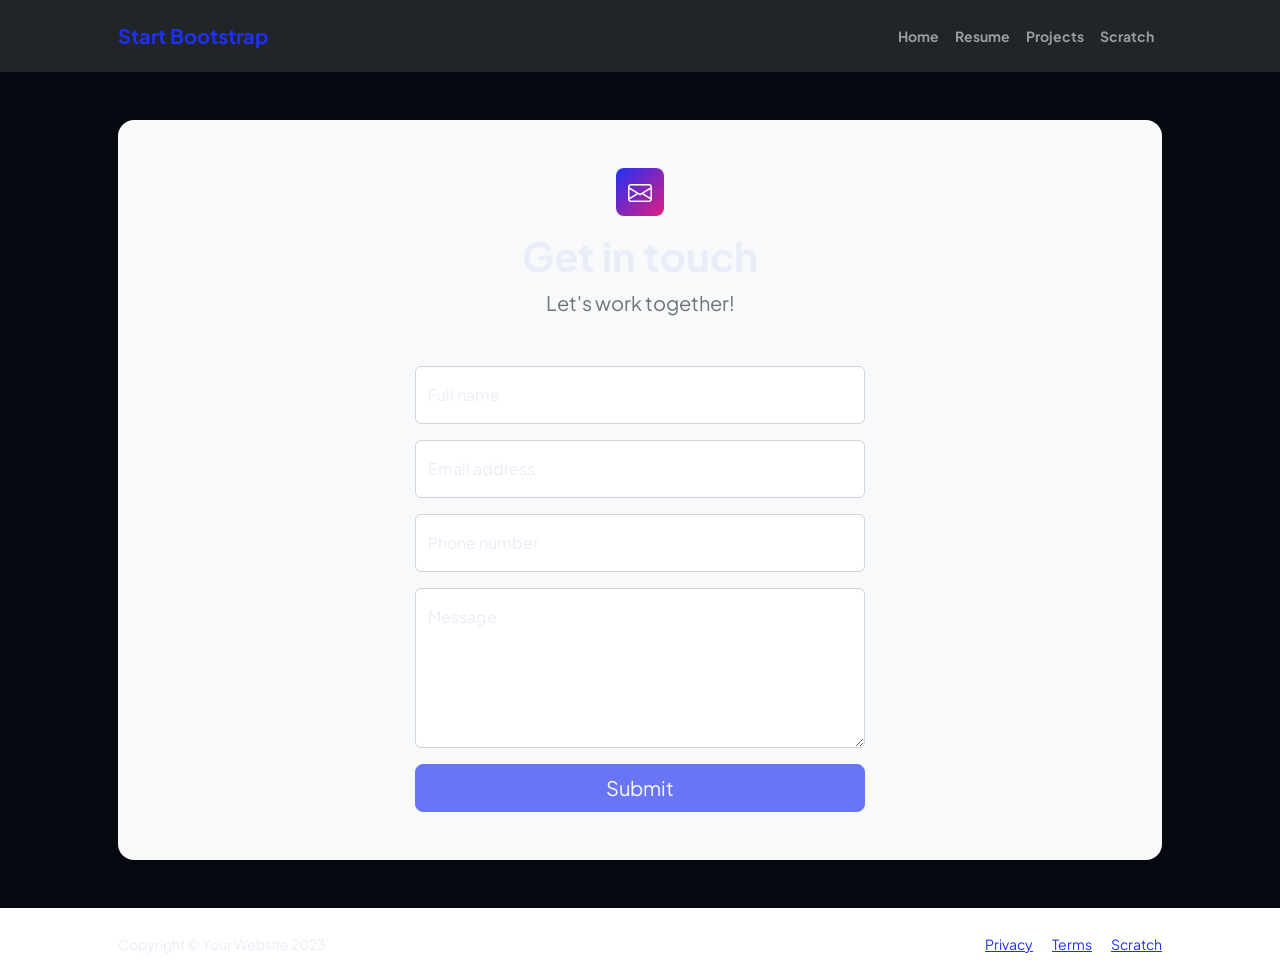
<file: contact.html>
<!DOCTYPE html>
<html lang="en">
    <head>
        <meta charset="utf-8" />
        <meta name="viewport" content="width=device-width, initial-scale=1, shrink-to-fit=no" />
        <meta name="description" content />
        <meta name="author" content />
        <title>Modern Business - Start Bootstrap Template</title>
        <!-- Favicon-->
        <link rel="icon" type="image/x-icon" href="assets/favicon.ico" />
        <!-- Custom Google font-->
        <link rel="preconnect" href="https://fonts.googleapis.com" />
        <link rel="preconnect" href="https://fonts.gstatic.com" crossorigin />
        <link href="https://fonts.googleapis.com/css2?family=Plus+Jakarta+Sans:wght@100;200;300;400;500;600;700;800;900&amp;display=swap" rel="stylesheet" />
        <!-- Bootstrap icons-->
        <link href="https://cdn.jsdelivr.net/npm/bootstrap-icons@1.8.1/font/bootstrap-icons.css" rel="stylesheet" />
        <!-- Core theme CSS (includes Bootstrap)-->
        <link href="css/styles.css" rel="stylesheet" />
    </head>
    <body class="d-flex flex-column">
        <main class="flex-shrink-0">
            <!-- Navigation-->
            <nav class="navbar navbar-expand-lg navbar-dark bg-dark py-3">
                <div class="container px-5">
                    <a class="navbar-brand" href="index.html"><span class="fw-bolder text-primary">Start Bootstrap</span></a>
                    <button class="navbar-toggler" type="button" data-bs-toggle="collapse" data-bs-target="#navbarSupportedContent" aria-controls="navbarSupportedContent" aria-expanded="false" aria-label="Toggle navigation"><span class="navbar-toggler-icon"></span></button>
                    <div class="collapse navbar-collapse" id="navbarSupportedContent">
                        <ul class="navbar-nav ms-auto mb-2 mb-lg-0 small fw-bolder">
                            <li class="nav-item"><a class="nav-link" href="index.html">Home</a></li>
                            <li class="nav-item"><a class="nav-link" href="resume.html">Resume</a></li>
                            <li class="nav-item"><a class="nav-link" href="projects.html">Projects</a></li>
                            <li class="nav-item"><a class="nav-link" href="scratch.html">Scratch</a></li>
                        </ul>
                    </div>
                </div>
            </nav>
            <!-- Page content-->
            <section class="py-5">
                <div class="container px-5">
                    <!-- Contact form-->
                    <div class="bg-light rounded-4 py-5 px-4 px-md-5">
                        <div class="text-center mb-5">
                            <div class="feature bg-primary bg-gradient-primary-to-secondary text-white rounded-3 mb-3"><i class="bi bi-envelope"></i></div>
                            <h1 class="fw-bolder">Get in touch</h1>
                            <p class="lead fw-normal text-muted mb-0">Let's work together!</p>
                        </div>
                        <div class="row gx-5 justify-content-center">
                            <div class="col-lg-8 col-xl-6">
                                <!-- * * * * * * * * * * * * * * *-->
                                <!-- * * SB Forms Contact Form * *-->
                                <!-- * * * * * * * * * * * * * * *-->
                                <!-- This form is pre-integrated with SB Forms.-->
                                <!-- To make this form functional, sign up at-->
                                <!-- https://startbootstrap.com/solution/contact-forms-->
                                <!-- to get an API token!-->
                                <form id="contactForm" data-sb-form-api-token="API_TOKEN">
                                    <!-- Name input-->
                                    <div class="form-floating mb-3">
                                        <input class="form-control" id="name" type="text" placeholder="Enter your name..." data-sb-validations="required" />
                                        <label for="name">Full name</label>
                                        <div class="invalid-feedback" data-sb-feedback="name:required">A name is required.</div>
                                    </div>
                                    <!-- Email address input-->
                                    <div class="form-floating mb-3">
                                        <input class="form-control" id="email" type="email" placeholder="name@example.com" data-sb-validations="required,email" />
                                        <label for="email">Email address</label>
                                        <div class="invalid-feedback" data-sb-feedback="email:required">An email is required.</div>
                                        <div class="invalid-feedback" data-sb-feedback="email:email">Email is not valid.</div>
                                    </div>
                                    <!-- Phone number input-->
                                    <div class="form-floating mb-3">
                                        <input class="form-control" id="phone" type="tel" placeholder="(123) 456-7890" data-sb-validations="required" />
                                        <label for="phone">Phone number</label>
                                        <div class="invalid-feedback" data-sb-feedback="phone:required">A phone number is required.</div>
                                    </div>
                                    <!-- Message input-->
                                    <div class="form-floating mb-3">
                                        <textarea class="form-control" id="message" type="text" placeholder="Enter your message here..." style="height: 10rem" data-sb-validations="required"></textarea>
                                        <label for="message">Message</label>
                                        <div class="invalid-feedback" data-sb-feedback="message:required">A message is required.</div>
                                    </div>
                                    <!-- Submit success message-->
                                    <!---->
                                    <!-- This is what your users will see when the form-->
                                    <!-- has successfully submitted-->
                                    <div class="d-none" id="submitSuccessMessage">
                                        <div class="text-center mb-3">
                                            <div class="fw-bolder">Form submission successful!</div>
                                            To activate this form, sign up at
                                            <br />
                                            <a href="https://startbootstrap.com/solution/contact-forms">https://startbootstrap.com/solution/contact-forms</a>
                                        </div>
                                    </div>
                                    <!-- Submit error message-->
                                    <!---->
                                    <!-- This is what your users will see when there is-->
                                    <!-- an error submitting the form-->
                                    <div class="d-none" id="submitErrorMessage"><div class="text-center text-danger mb-3">Error sending message!</div></div>
                                    <!-- Submit Button-->
                                    <div class="d-grid"><button class="btn btn-primary btn-lg disabled" id="submitButton" type="submit">Submit</button></div>
                                </form>
                            </div>
                        </div>
                    </div>
                </div>
            </section>
        </main>
        <!-- Footer-->
        <footer class="bg-white py-4 mt-auto">
            <div class="container px-5">
                <div class="row align-items-center justify-content-between flex-column flex-sm-row">
                    <div class="col-auto"><div class="small m-0">Copyright &copy; Your Website 2023</div></div>
                    <div class="col-auto">
                        <a class="small" href="#!">Privacy</a>
                        <span class="mx-1">&middot;</span>
                        <a class="small" href="#!">Terms</a>
                        <span class="mx-1">&middot;</span>
                        <a class="small" href="#!">Scratch</a>
                    </div>
                </div>
            </div>
        </footer>
        <!-- Bootstrap core JS-->
        <script src="https://cdn.jsdelivr.net/npm/bootstrap@5.2.3/dist/js/bootstrap.bundle.min.js"></script>
        <!-- Core theme JS-->
        <script src="js/scripts.js"></script>
        <!-- * * * * * * * * * * * * * * * * * * * * * * * * * * * * * * * * * * * * * * * *-->
        <!-- * *                               SB Forms JS                               * *-->
        <!-- * * Activate your form at https://startbootstrap.com/solution/contact-forms * *-->
        <!-- * * * * * * * * * * * * * * * * * * * * * * * * * * * * * * * * * * * * * * * *-->
        <script src="https://cdn.startbootstrap.com/sb-forms-latest.js"></script>
    </body>
</html>
</file>
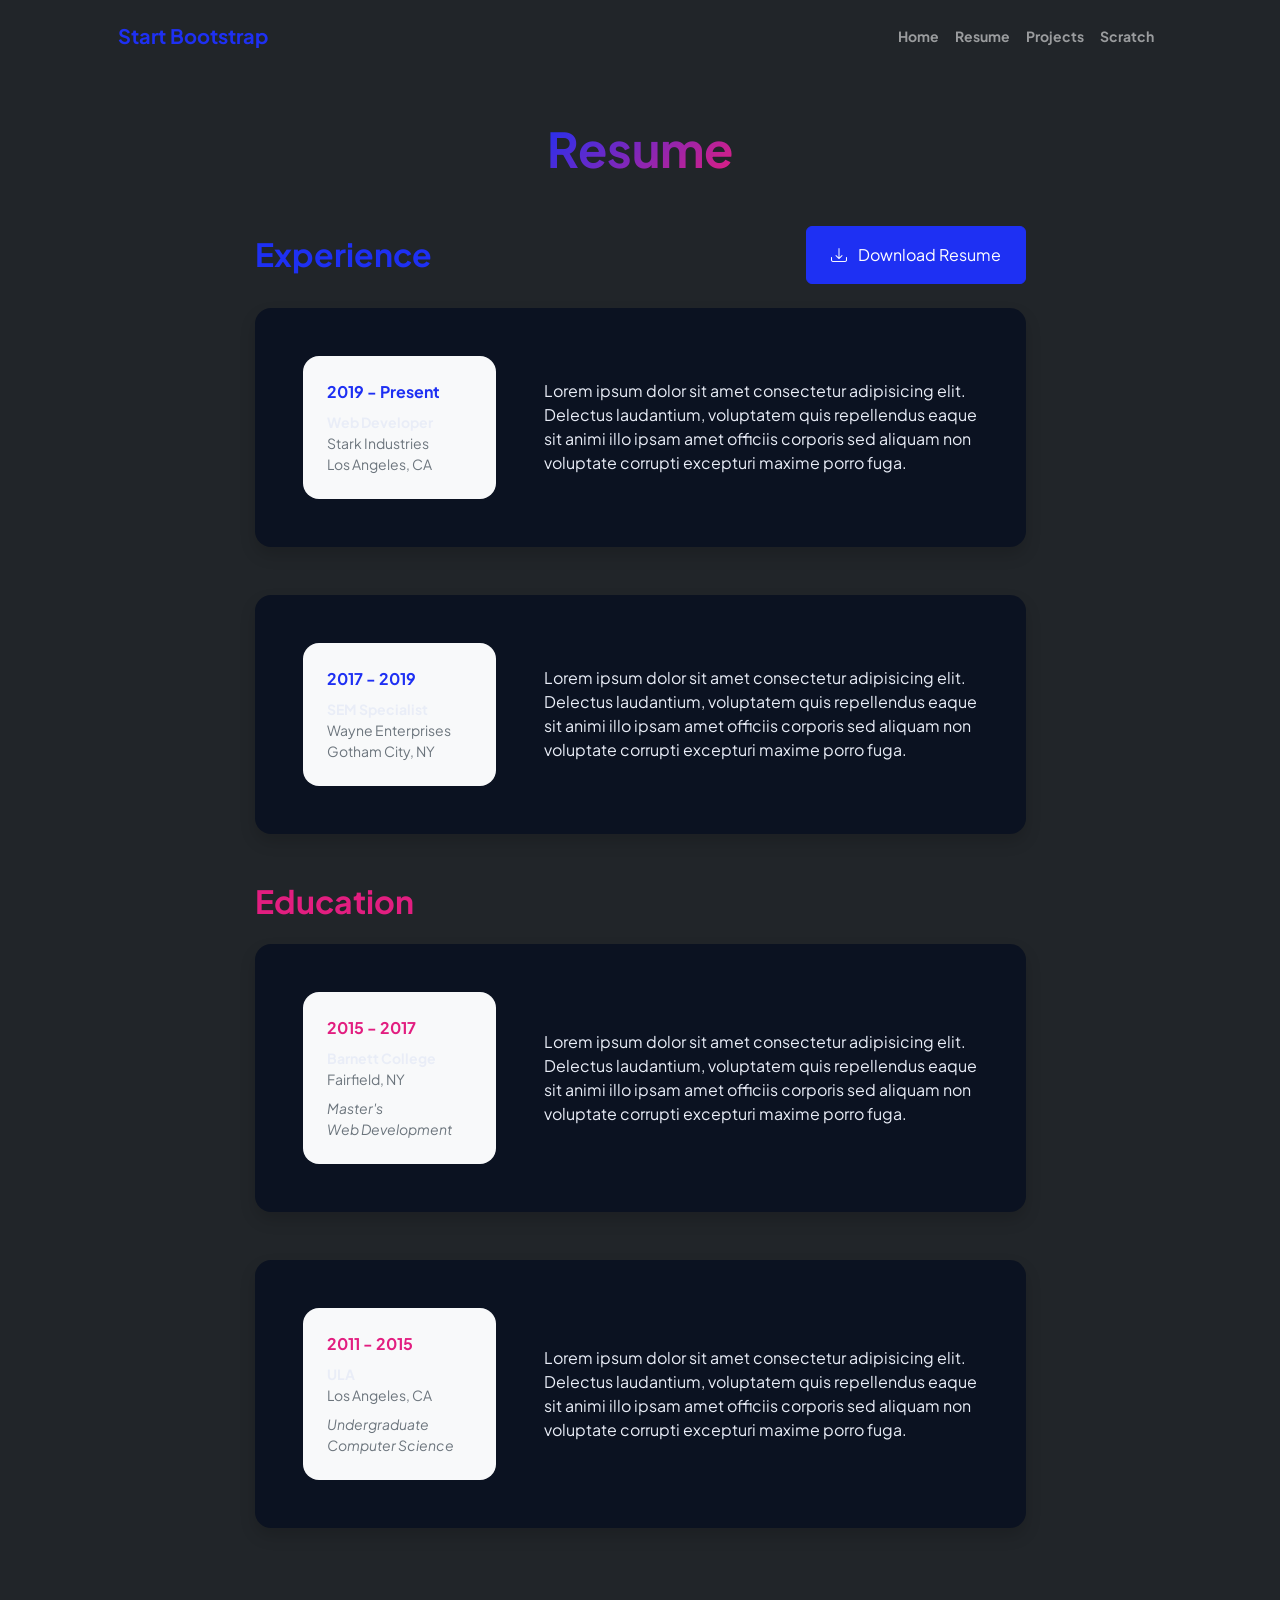
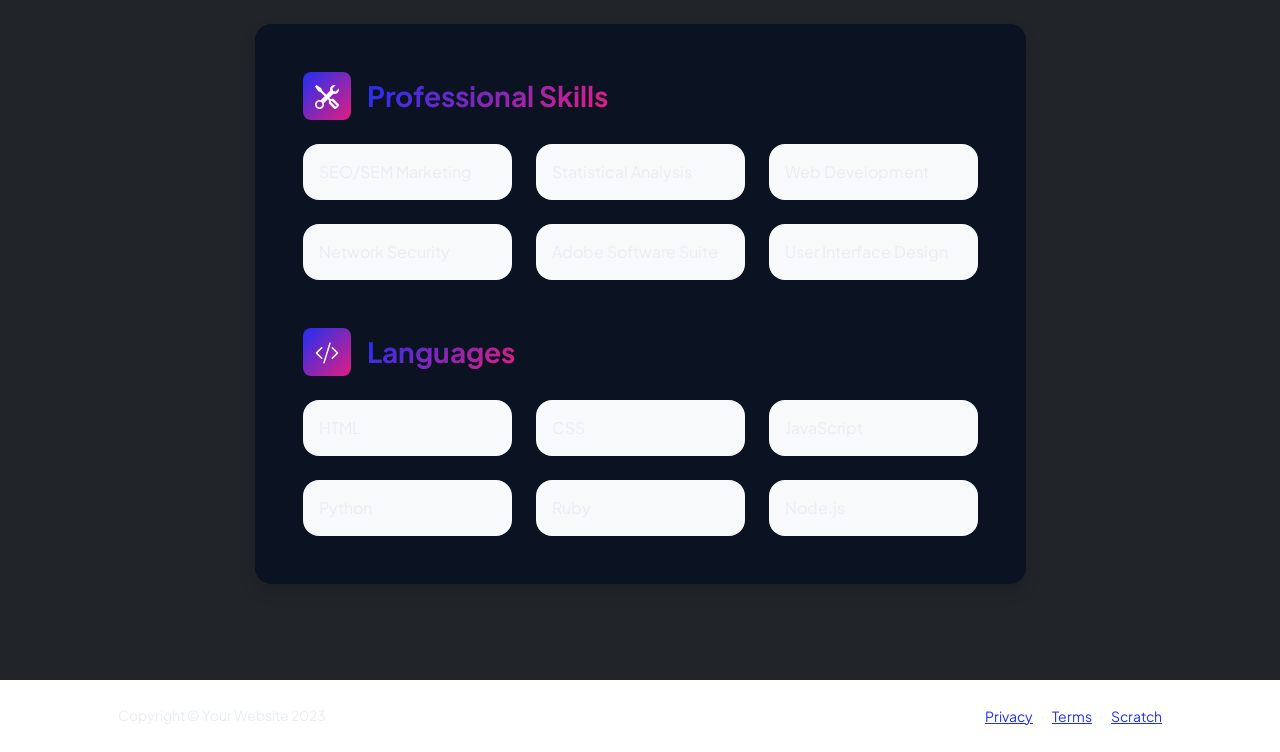
<file: resume.html>
<!DOCTYPE html>
<html lang="en">
    <head>
        <meta charset="utf-8" />
        <meta name="viewport" content="width=device-width, initial-scale=1, shrink-to-fit=no" />
        <meta name="description" content="" />
        <meta name="author" content="" />
        <title>Personal - Start Bootstrap Template</title>
        <!-- Favicon-->
        <link rel="icon" type="image/x-icon" href="assets/favicon.ico" />
        <!-- Custom Google font-->
        <link rel="preconnect" href="https://fonts.googleapis.com" />
        <link rel="preconnect" href="https://fonts.gstatic.com" crossorigin />
        <link href="https://fonts.googleapis.com/css2?family=Plus+Jakarta+Sans:wght@100;200;300;400;500;600;700;800;900&amp;display=swap" rel="stylesheet" />
        <!-- Bootstrap icons-->
        <link href="https://cdn.jsdelivr.net/npm/bootstrap-icons@1.8.1/font/bootstrap-icons.css" rel="stylesheet" />
        <!-- Core theme CSS (includes Bootstrap)-->
        <link href="css/styles.css" rel="stylesheet" />
    </head>
    <body class="d-flex flex-column h-100 bg-dark">
        <main class="flex-shrink-0">
            <!-- Navigation-->
            <nav class="navbar navbar-expand-lg navbar-dark bg-dark py-3">
                <div class="container px-5">
                    <a class="navbar-brand" href="index.html"><span class="fw-bolder text-primary">Start Bootstrap</span></a>
                    <button class="navbar-toggler" type="button" data-bs-toggle="collapse" data-bs-target="#navbarSupportedContent" aria-controls="navbarSupportedContent" aria-expanded="false" aria-label="Toggle navigation"><span class="navbar-toggler-icon"></span></button>
                    <div class="collapse navbar-collapse" id="navbarSupportedContent">
                        <ul class="navbar-nav ms-auto mb-2 mb-lg-0 small fw-bolder">
                            <li class="nav-item"><a class="nav-link" href="index.html">Home</a></li>
                            <li class="nav-item"><a class="nav-link" href="resume.html">Resume</a></li>
                            <li class="nav-item"><a class="nav-link" href="projects.html">Projects</a></li>
                            <li class="nav-item"><a class="nav-link" href="scratch.html">Scratch</a></li>
                        </ul>
                    </div>
                </div>
            </nav>
            <!-- Page Content-->
            <div class="container px-5 my-5">
                <div class="text-center mb-5">
                    <h1 class="display-5 fw-bolder mb-0"><span class="text-gradient d-inline">Resume</span></h1>
                </div>
                <div class="row gx-5 justify-content-center">
                    <div class="col-lg-11 col-xl-9 col-xxl-8">
                        <!-- Experience Section-->
                        <section>
                            <div class="d-flex align-items-center justify-content-between mb-4">
                                <h2 class="text-primary fw-bolder mb-0">Experience</h2>
                                <!-- Download resume button-->
                                <!-- Note: Set the link href target to a PDF file within your project-->
                                <a class="btn btn-primary px-4 py-3" href="#!">
                                    <div class="d-inline-block bi bi-download me-2"></div>
                                    Download Resume
                                </a>
                            </div>
                            <!-- Experience Card 1-->
                            <div class="card shadow border-0 rounded-4 mb-5">
                                <div class="card-body p-5">
                                    <div class="row align-items-center gx-5">
                                        <div class="col text-center text-lg-start mb-4 mb-lg-0">
                                            <div class="bg-light p-4 rounded-4">
                                                <div class="text-primary fw-bolder mb-2">2019 - Present</div>
                                                <div class="small fw-bolder">Web Developer</div>
                                                <div class="small text-muted">Stark Industries</div>
                                                <div class="small text-muted">Los Angeles, CA</div>
                                            </div>
                                        </div>
                                        <div class="col-lg-8"><div>Lorem ipsum dolor sit amet consectetur adipisicing elit. Delectus laudantium, voluptatem quis repellendus eaque sit animi illo ipsam amet officiis corporis sed aliquam non voluptate corrupti excepturi maxime porro fuga.</div></div>
                                    </div>
                                </div>
                            </div>
                            <!-- Experience Card 2-->
                            <div class="card shadow border-0 rounded-4 mb-5">
                                <div class="card-body p-5">
                                    <div class="row align-items-center gx-5">
                                        <div class="col text-center text-lg-start mb-4 mb-lg-0">
                                            <div class="bg-light p-4 rounded-4">
                                                <div class="text-primary fw-bolder mb-2">2017 - 2019</div>
                                                <div class="small fw-bolder">SEM Specialist</div>
                                                <div class="small text-muted">Wayne Enterprises</div>
                                                <div class="small text-muted">Gotham City, NY</div>
                                            </div>
                                        </div>
                                        <div class="col-lg-8"><div>Lorem ipsum dolor sit amet consectetur adipisicing elit. Delectus laudantium, voluptatem quis repellendus eaque sit animi illo ipsam amet officiis corporis sed aliquam non voluptate corrupti excepturi maxime porro fuga.</div></div>
                                    </div>
                                </div>
                            </div>
                        </section>
                        <!-- Education Section-->
                        <section>
                            <h2 class="text-secondary fw-bolder mb-4">Education</h2>
                            <!-- Education Card 1-->
                            <div class="card shadow border-0 rounded-4 mb-5">
                                <div class="card-body p-5">
                                    <div class="row align-items-center gx-5">
                                        <div class="col text-center text-lg-start mb-4 mb-lg-0">
                                            <div class="bg-light p-4 rounded-4">
                                                <div class="text-secondary fw-bolder mb-2">2015 - 2017</div>
                                                <div class="mb-2">
                                                    <div class="small fw-bolder">Barnett College</div>
                                                    <div class="small text-muted">Fairfield, NY</div>
                                                </div>
                                                <div class="fst-italic">
                                                    <div class="small text-muted">Master's</div>
                                                    <div class="small text-muted">Web Development</div>
                                                </div>
                                            </div>
                                        </div>
                                        <div class="col-lg-8"><div>Lorem ipsum dolor sit amet consectetur adipisicing elit. Delectus laudantium, voluptatem quis repellendus eaque sit animi illo ipsam amet officiis corporis sed aliquam non voluptate corrupti excepturi maxime porro fuga.</div></div>
                                    </div>
                                </div>
                            </div>
                            <!-- Education Card 2-->
                            <div class="card shadow border-0 rounded-4 mb-5">
                                <div class="card-body p-5">
                                    <div class="row align-items-center gx-5">
                                        <div class="col text-center text-lg-start mb-4 mb-lg-0">
                                            <div class="bg-light p-4 rounded-4">
                                                <div class="text-secondary fw-bolder mb-2">2011 - 2015</div>
                                                <div class="mb-2">
                                                    <div class="small fw-bolder">ULA</div>
                                                    <div class="small text-muted">Los Angeles, CA</div>
                                                </div>
                                                <div class="fst-italic">
                                                    <div class="small text-muted">Undergraduate</div>
                                                    <div class="small text-muted">Computer Science</div>
                                                </div>
                                            </div>
                                        </div>
                                        <div class="col-lg-8"><div>Lorem ipsum dolor sit amet consectetur adipisicing elit. Delectus laudantium, voluptatem quis repellendus eaque sit animi illo ipsam amet officiis corporis sed aliquam non voluptate corrupti excepturi maxime porro fuga.</div></div>
                                    </div>
                                </div>
                            </div>
                        </section>
                        <!-- Divider-->
                        <div class="pb-5"></div>
                        <!-- Skills Section-->
                        <section>
                            <!-- Skillset Card-->
                            <div class="card shadow border-0 rounded-4 mb-5">
                                <div class="card-body p-5">
                                    <!-- Professional skills list-->
                                    <div class="mb-5">
                                        <div class="d-flex align-items-center mb-4">
                                            <div class="feature bg-primary bg-gradient-primary-to-secondary text-white rounded-3 me-3"><i class="bi bi-tools"></i></div>
                                            <h3 class="fw-bolder mb-0"><span class="text-gradient d-inline">Professional Skills</span></h3>
                                        </div>
                                        <div class="row row-cols-1 row-cols-md-3 mb-4">
                                            <div class="col mb-4 mb-md-0"><div class="d-flex align-items-center bg-light rounded-4 p-3 h-100">SEO/SEM Marketing</div></div>
                                            <div class="col mb-4 mb-md-0"><div class="d-flex align-items-center bg-light rounded-4 p-3 h-100">Statistical Analysis</div></div>
                                            <div class="col"><div class="d-flex align-items-center bg-light rounded-4 p-3 h-100">Web Development</div></div>
                                        </div>
                                        <div class="row row-cols-1 row-cols-md-3">
                                            <div class="col mb-4 mb-md-0"><div class="d-flex align-items-center bg-light rounded-4 p-3 h-100">Network Security</div></div>
                                            <div class="col mb-4 mb-md-0"><div class="d-flex align-items-center bg-light rounded-4 p-3 h-100">Adobe Software Suite</div></div>
                                            <div class="col"><div class="d-flex align-items-center bg-light rounded-4 p-3 h-100">User Interface Design</div></div>
                                        </div>
                                    </div>
                                    <!-- Languages list-->
                                    <div class="mb-0">
                                        <div class="d-flex align-items-center mb-4">
                                            <div class="feature bg-primary bg-gradient-primary-to-secondary text-white rounded-3 me-3"><i class="bi bi-code-slash"></i></div>
                                            <h3 class="fw-bolder mb-0"><span class="text-gradient d-inline">Languages</span></h3>
                                        </div>
                                        <div class="row row-cols-1 row-cols-md-3 mb-4">
                                            <div class="col mb-4 mb-md-0"><div class="d-flex align-items-center bg-light rounded-4 p-3 h-100">HTML</div></div>
                                            <div class="col mb-4 mb-md-0"><div class="d-flex align-items-center bg-light rounded-4 p-3 h-100">CSS</div></div>
                                            <div class="col"><div class="d-flex align-items-center bg-light rounded-4 p-3 h-100">JavaScript</div></div>
                                        </div>
                                        <div class="row row-cols-1 row-cols-md-3">
                                            <div class="col mb-4 mb-md-0"><div class="d-flex align-items-center bg-light rounded-4 p-3 h-100">Python</div></div>
                                            <div class="col mb-4 mb-md-0"><div class="d-flex align-items-center bg-light rounded-4 p-3 h-100">Ruby</div></div>
                                            <div class="col"><div class="d-flex align-items-center bg-light rounded-4 p-3 h-100">Node.js</div></div>
                                        </div>
                                    </div>
                                </div>
                            </div>
                        </section>
                    </div>
                </div>
            </div>
        </main>
        <!-- Footer-->
        <footer class="bg-white py-4 mt-auto">
            <div class="container px-5">
                <div class="row align-items-center justify-content-between flex-column flex-sm-row">
                    <div class="col-auto"><div class="small m-0">Copyright &copy; Your Website 2023</div></div>
                    <div class="col-auto">
                        <a class="small" href="#!">Privacy</a>
                        <span class="mx-1">&middot;</span>
                        <a class="small" href="#!">Terms</a>
                        <span class="mx-1">&middot;</span>
                        <a class="small" href="#!">Scratch</a>
                    </div>
                </div>
            </div>
        </footer>
        <!-- Bootstrap core JS-->
        <script src="https://cdn.jsdelivr.net/npm/bootstrap@5.2.3/dist/js/bootstrap.bundle.min.js"></script>
        <!-- Core theme JS-->
        <script src="js/scripts.js"></script>
    </body>
</html>
</file>
